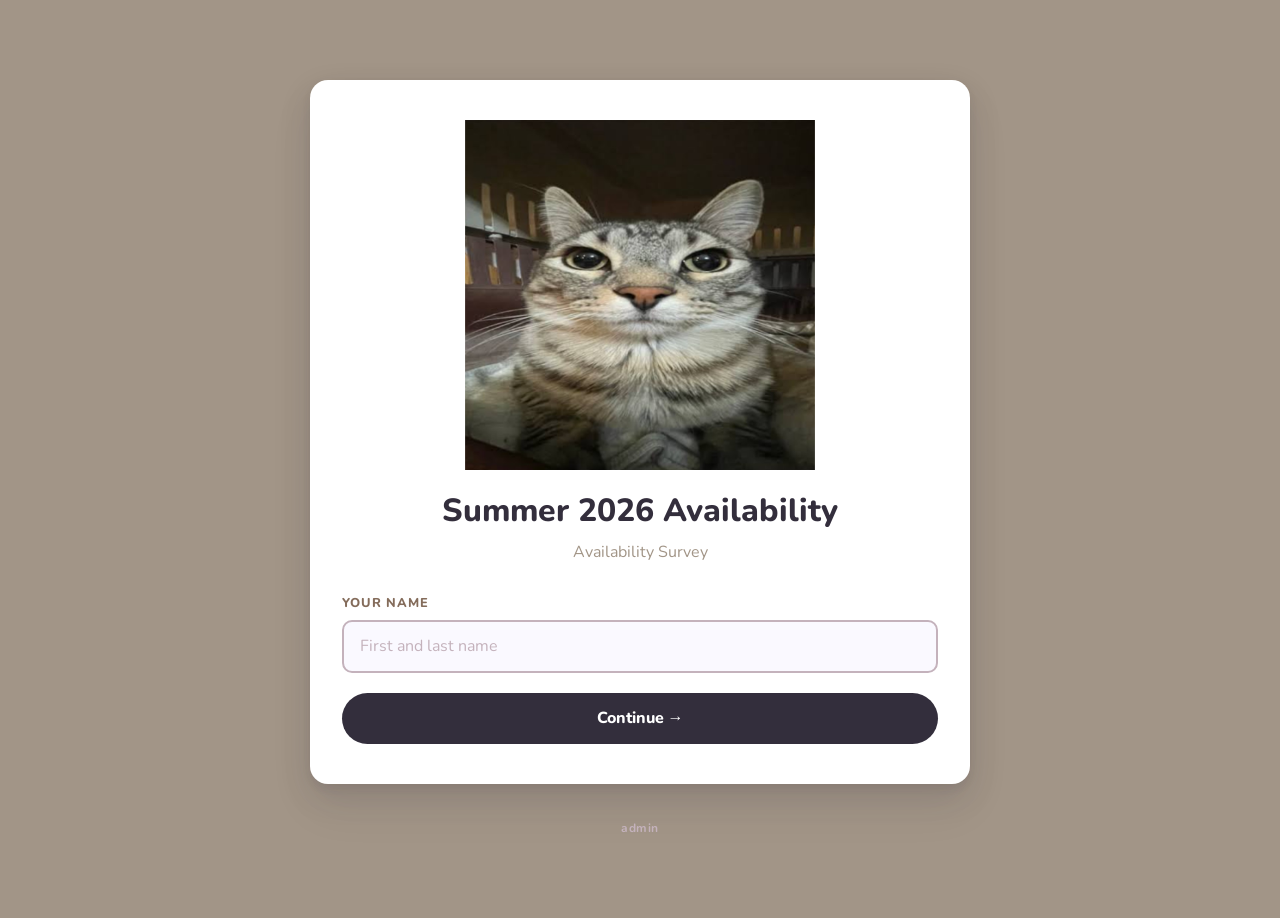
<file: index.html>
<!DOCTYPE html>
<html lang="en">
<head>
  <meta charset="UTF-8" />
  <meta name="viewport" content="width=device-width, initial-scale=1.0" />
  <title id="page-title">Availability</title>
  <link href="https://fonts.googleapis.com/css2?family=Nunito:wght@400;600;700;800&display=swap" rel="stylesheet" />
  <link rel="stylesheet" href="styles/style.css" />
</head>
<body>

  <!-- Loading overlay (shown while checking Google Sheets for returning user) -->
  <div id="loading" class="overlay hidden">
    <div class="spinner"></div>
    <p>WAITTTTTTT</p>
  </div>

  <!-- Screen 1: Name entry -->
  <section id="screen-name" class="screen active">
    <div class="card">
      <img src="img/cat-home.png" alt="cat" class="home-cat" />
      <h1 id="form-title">Summer 2026 Availability</h1>
      <p id="form-subtitle">Let me know when you're free! muahahahaha. </p>
      <div class="field">
        <label for="name-input">Your name</label>
        <input
          type="text"
          id="name-input"
          placeholder="First and last name"
          autocomplete="name"
        />
        <p id="name-error" class="error hidden">Bro pls I need your name.</p>
      </div>
      <button id="btn-continue" class="btn primary">Continue →</button>
    </div>
  </section>

  <!-- Screen 2: Calendar -->
  <section id="screen-calendar" class="screen hidden">
    <header class="cal-header">
      <p id="cal-greeting">Hola. Por Favor, click on all the days you're free and around UCF. gracias</p>
    </header>

    <!-- Month calendar grids are injected here by script.js -->
    <div id="months-container"></div>

    <div class="submit-bar">
      <button id="btn-submit" class="btn primary">Submit Availability</button>
    </div>
  </section>

  <!-- Screen 3: Confirmation -->
  <section id="screen-confirm" class="screen hidden">
    <div class="card">
      <img src="img/lebron.jpg" alt="lebron" class="confirm-img" />
      <h2>You're all set.......</h2>
      <p id="confirm-text">Your availability has been saved.</p>
      <button id="btn-edit" class="btn secondary" onclick="window.close()">okay bye</button>
    </div>
  </section>

  <script src="script.js"></script>

  <div style="text-align:center; padding: 2rem 0 0;">
  <a id="admin-link" href="#" style="font-size:0.75rem; color: var(--thistle); text-decoration: none; font-weight: 700; letter-spacing: 0.05em;">admin</a>
</div>

<script>
  document.getElementById('admin-link').addEventListener('click', function(e) {
    e.preventDefault();
    const pw = prompt('Password');
    if (pw === 'trombone123') {
      window.location.href = 'admin.html';
    }
  });
</script>
</body>
</html>
</file>
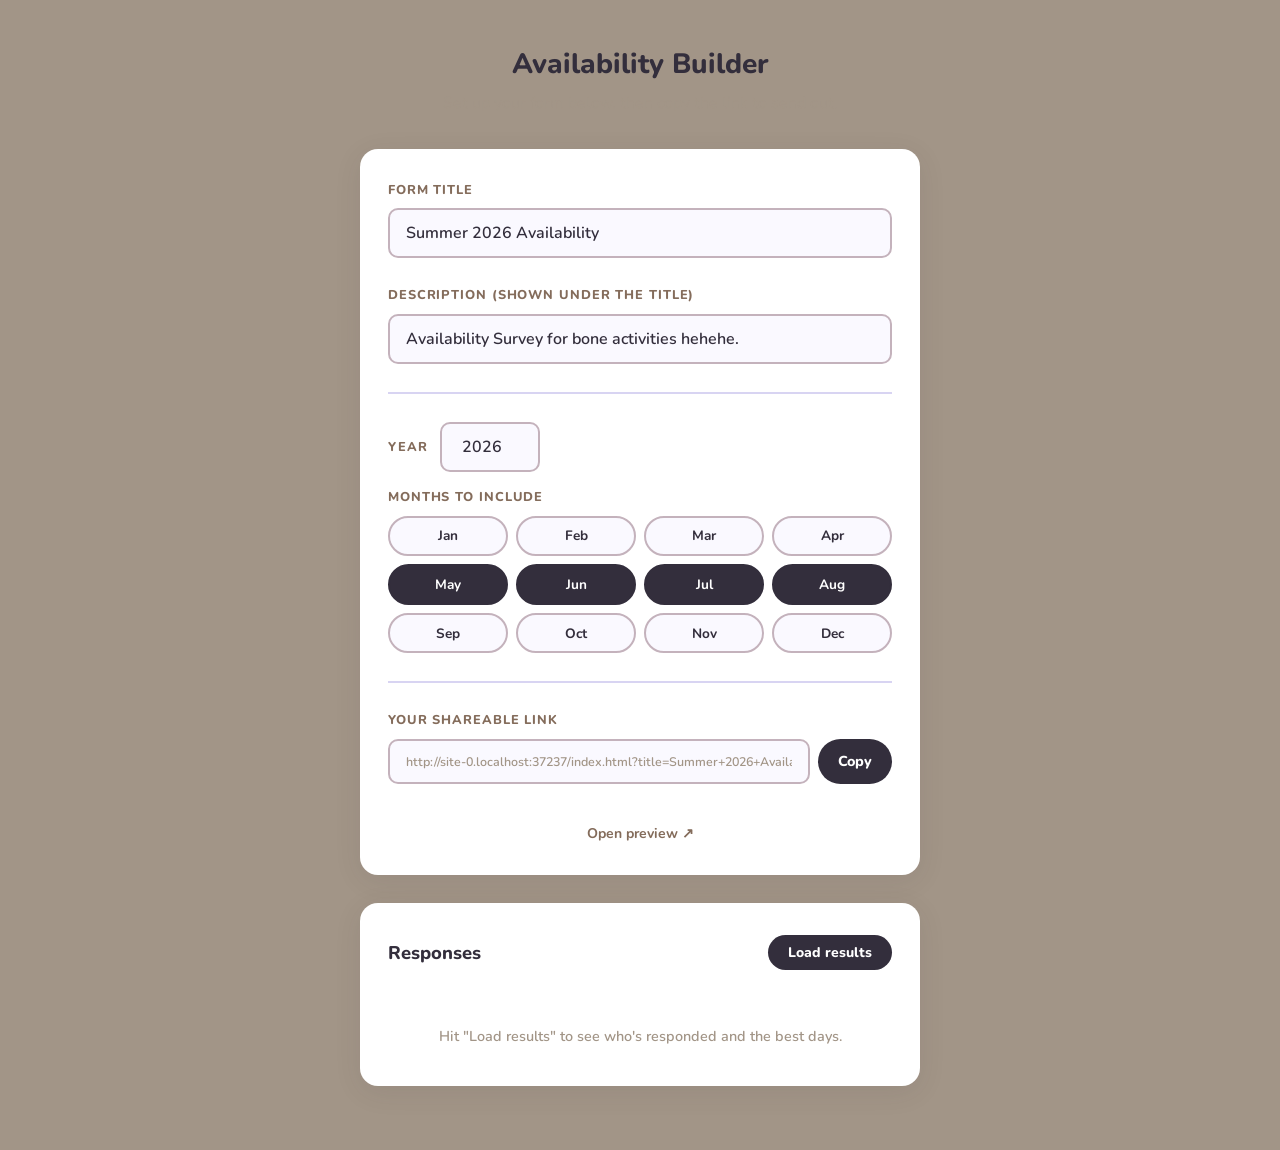
<file: admin.html>
<!DOCTYPE html>
<html lang="en">
<head>
  <meta charset="UTF-8" />
  <meta name="viewport" content="width=device-width, initial-scale=1.0" />
  <title>Admin — Availability Builder</title>
  <link href="https://fonts.googleapis.com/css2?family=Nunito:wght@400;600;700;800&display=swap" rel="stylesheet" />
  <link rel="stylesheet" href="styles/style.css" />
  <link rel="stylesheet" href="styles/admin.css" />
</head>
<body>
  <div class="admin-wrap">

    <div class="admin-header">
      <h1>Availability Builder</h1>
      <p>Set up your form below, then copy the link to send out.</p>
    </div>

    <!-- Link builder card -->
    <div class="admin-card">
      <div class="admin-section">
        <span class="section-label">Form title</span>
        <input type="text" id="input-title" value="Summer 2026 Availability" placeholder="e.g. Summer 2026 Availability" />
      </div>
      <div class="admin-section">
        <span class="section-label">Description (shown under the title)</span>
        <input type="text" id="input-subtitle" value="Availability Survey for bone activities hehehe." placeholder="Short instruction for your respondents" />
      </div>
      <hr class="divider" />
      <div class="admin-section">
        <div class="year-row">
          <span class="section-label">Year</span>
          <input type="number" id="input-year" value="2026" min="2024" max="2035" />
        </div>
        <span class="section-label">Months to include</span>
        <div class="month-grid" id="month-grid"></div>
      </div>
      <hr class="divider" />
      <div class="admin-section">
        <span class="section-label">Your shareable link</span>
        <div class="link-row">
          <input type="text" id="output-link" readonly />
          <button class="btn-copy" id="btn-copy">Copy</button>
        </div>
        <p id="copy-confirm" class="copy-confirm"></p>
        <a id="open-preview" class="open-preview" href="#" target="_blank">Open preview ↗</a>
      </div>
    </div>

    <!-- Results card -->
    <div class="admin-card">
      <div class="results-header">
        <h2>Responses</h2>
        <button class="btn-load" id="btn-load">Load results</button>
      </div>

      <div class="results-placeholder" id="results-placeholder">
        Hit "Load results" to see who's responded and the best days.
      </div>

      <div class="results-content" id="results-content">

        <!-- Single stat -->
        <div class="stat-single">
          <div class="stat-box">
            <div class="stat-num" id="stat-responses">—</div>
            <div class="stat-lbl">Responses</div>
          </div>
        </div>

        <hr class="divider" />

        <!-- Calendar view -->
        <span class="results-section-label">Availability by month</span>
        <div class="month-nav">
          <button class="nav-btn" id="cal-prev">&#8592;</button>
          <span class="month-nav-title" id="cal-month-title"></span>
          <button class="nav-btn" id="cal-next">&#8594;</button>
        </div>
        <div class="cal-day-headers">
          <div class="day-hdr">Su</div><div class="day-hdr">Mo</div>
          <div class="day-hdr">Tu</div><div class="day-hdr">We</div>
          <div class="day-hdr">Th</div><div class="day-hdr">Fr</div>
          <div class="day-hdr">Sa</div>
        </div>
        <div class="results-cal-grid" id="results-cal-grid"></div>

        <div class="cal-legend">
          <div class="legend-item"><div class="legend-swatch" style="background:var(--available)"></div><div class="legend-lbl">Everyone</div></div>
          <div class="legend-item"><div class="legend-swatch" style="background:#c5ebd6"></div><div class="legend-lbl">Most</div></div>
          <div class="legend-item"><div class="legend-swatch" style="background:#e8f8ef"></div><div class="legend-lbl">Some</div></div>
          <div class="legend-item"><div class="legend-swatch" style="background:#f7f5ff"></div><div class="legend-lbl">Nobody</div></div>
        </div>

        <!-- Day detail panel (shown on date click) -->
        <div class="day-detail" id="day-detail">
          <div class="day-detail-header">
            <span class="day-detail-title" id="day-detail-title"></span>
            <button class="day-detail-close" id="day-detail-close">&#10005;</button>
          </div>
          <div class="day-detail-names" id="day-detail-names"></div>
        </div>

        <hr class="divider" />

        <!-- Who responded -->
        <span class="results-section-label">Who responded</span>
        <div class="person-list" id="person-list"></div>

      </div>
    </div>

  </div>
  <script src="admin.js"></script>
</body>
</html>
</file>
<file: styles/style.css>
/* === Variables === */
:root {
  --lavender:       #d8d4f2;
  --thistle:        #c4b2bc;
  --dusty-taupe:    #a29587;
  --olive-wood:     #846c5b;
  --shadow-grey:    #332e3c;
  --available:      #7ec8a0;
  --available-dark: #4fa876;
  --white:          #ffffff;
  --radius:         18px;
  --radius-sm:      10px;
  --card-shadow:    0 4px 8px rgba(51, 46, 60, 0.08),
                    0 12px 32px rgba(51, 46, 60, 0.14),
                    0 24px 48px rgba(51, 46, 60, 0.06);
}

/* === Reset === */
*, *::before, *::after {
  box-sizing: border-box;
  margin: 0;
  padding: 0;
}



/* === Base === */
body {
  font-family: 'Nunito', sans-serif;
  background-color: var(--dusty-taupe);
  color: var(--shadow-grey);
  min-height: 100vh;
  padding: 2rem 1.25rem 5rem;
  -webkit-font-smoothing: antialiased;
}

/* === Screens === */
.screen {
  display: none;
  max-width: 660px;
  margin: 0 auto;
}

.screen.active {
  display: block;
}

/* === Loading Overlay === */
.overlay {
  position: fixed;
  inset: 0;
  background: rgba(216, 212, 242, 0.88);
  display: flex;
  flex-direction: column;
  align-items: center;
  justify-content: center;
  gap: 1rem;
  z-index: 100;
  font-size: 1rem;
  font-weight: 700;
  color: var(--shadow-grey);
}

.overlay.hidden {
  display: none;
}

.spinner {
  width: 42px;
  height: 42px;
  border: 4px solid var(--thistle);
  border-top-color: var(--olive-wood);
  border-radius: 50%;
  animation: spin 0.75s linear infinite;
}

@keyframes spin {
  to { transform: rotate(360deg); }
}

/* === Home cat image === */
.home-cat {
  width: 350px;
  height: 350px;
  object-fit: contain;
  margin-bottom: 1rem;
}

/* === Card === */
.card {
  background: var(--white);
  border-radius: var(--radius);
  padding: 2.5rem 2rem;
  box-shadow: var(--card-shadow);
  box-shadow: #332e3c;
  text-align: center;
  margin-top: 3rem;
  border-color: #332e3c;
}

/* === Typography === */
h1 {
  font-size: 2rem;
  font-weight: 800;
  color: var(--shadow-grey);
  margin-bottom: 0.6rem;
  line-height: 1.2;
}

h2 {
  font-size: 1.5rem;
  font-weight: 800;
  color: var(--shadow-grey);
  margin-bottom: 0.5rem;
}

p {
  color: var(--dusty-taupe);
  font-size: 1rem;
  line-height: 1.6;
}

/* === Form Field === */
.field {
  margin: 1.75rem 0 1.25rem;
  text-align: left;
}

label {
  display: block;
  font-size: 0.8rem;
  font-weight: 800;
  color: var(--olive-wood);
  text-transform: uppercase;
  letter-spacing: 0.07em;
  margin-bottom: 0.5rem;
}

input[type="text"] {
  width: 100%;
  padding: 0.85rem 1rem;
  border: 2px solid var(--thistle);
  border-radius: var(--radius-sm);
  font-family: 'Nunito', sans-serif;
  font-size: 1rem;
  font-weight: 600;
  color: var(--shadow-grey);
  background: #faf9ff;
  outline: none;
  transition: border-color 0.2s;
  /* Prevents iOS zoom on focus */
  font-size: max(1rem, 16px);
}

input[type="text"]:focus {
  border-color: var(--olive-wood);
}

input[type="text"]::placeholder {
  color: var(--thistle);
  font-weight: 400;
}

/* === Error === */
.error {
  color: #b94040;
  font-size: 0.85rem;
  font-weight: 700;
  margin-top: 0.5rem;
}

.hidden {
  display: none !important;
}

/* === Buttons === */
.btn {
  display: block;
  width: 100%;
  padding: 0.9rem 2rem;
  border: none;
  border-radius: 999px;
  font-family: 'Nunito', sans-serif;
  font-size: 1rem;
  font-weight: 800;
  cursor: pointer;
  transition: opacity 0.2s, transform 0.1s;
  /* Better tap feel on mobile */
  -webkit-tap-highlight-color: transparent;
  touch-action: manipulation;
}

.btn:active {
  transform: scale(0.97);
}

.btn.primary {
  background: var(--shadow-grey);
  color: var(--white);
}

.btn.primary:hover {
  opacity: 0.82;
}

.btn.secondary {
  background: var(--lavender);
  color: var(--shadow-grey);
  margin-top: 1rem;
}

.btn.secondary:hover {
  opacity: 0.75;
}

/* === Calendar Screen Header === */
.cal-header {
  text-align: center;
  padding: 2rem 0 1.25rem;
}

#cal-greeting {
  font-size: 1.05rem;
  font-weight: 700;
  color: var(--shadow-grey);
  line-height: 1.5;
}

/* === Month Block === */
.month-block {
  background: var(--white);
  border-radius: var(--radius);
  padding: 1.75rem 1.5rem;
  margin-bottom: 1.5rem;
  box-shadow: var(--card-shadow);
}

.month-title {
  text-align: center;
  font-size: 1.2rem;
  font-weight: 800;
  color: var(--shadow-grey);
  margin-bottom: 1rem;
  letter-spacing: 0.02em;
}

/* === Calendar Grid === */
.cal-grid {
  display: grid;
  grid-template-columns: repeat(7, 1fr);
  gap: 5px;
}

.day-header {
  text-align: center;
  font-size: 0.7rem;
  font-weight: 800;
  color: var(--dusty-taupe);
  text-transform: uppercase;
  letter-spacing: 0.05em;
  padding-bottom: 0.5rem;
}

.day-cell {
  aspect-ratio: 1;
  display: flex;
  align-items: center;
  justify-content: center;
  border-radius: var(--radius-sm);
  font-size: 0.9rem;
  font-weight: 700;
  cursor: pointer;
  color: var(--shadow-grey);
  background: #f7f5ff;
  border: 2px solid transparent;
  transition: background 0.15s, color 0.15s, border-color 0.15s, transform 0.1s;
  user-select: none;
  -webkit-user-select: none;
  -webkit-tap-highlight-color: transparent;
  touch-action: manipulation;
}

.day-cell:hover {
  border-color: var(--thistle);
}

.day-cell:active {
  transform: scale(0.9);
}

.day-cell.empty {
  background: transparent;
  border: none;
  cursor: default;
  pointer-events: none;
}

.day-cell.selected {
  background: var(--available);
  color: #1a4d35;
  border-color: var(--available-dark);
  font-weight: 800;
}

/* === Submit Bar === */
.submit-bar {
  padding: 0.5rem 0 2rem;
}

/* === Confirmation Screen === */
.confirm-img {
  width: 280px;
  height: 280px;
  object-fit: cover;
  margin-bottom: 1rem;
  box-shadow: var(--card-shadow);
}

#screen-confirm .card {
  margin-top: 4rem;
}

#screen-confirm .card p {
  margin-top: 0.4rem;
}

/* ── Admin Results Card ── */
.results-header {
  display: flex;
  align-items: center;
  justify-content: space-between;
  margin-bottom: 1.25rem;
}

.results-header h2 {
  font-size: 1.1rem;
  font-weight: 800;
  color: var(--shadow-grey);
  margin: 0;
}

.btn-load {
  padding: 0.55rem 1.4rem;
  border: none;
  border-radius: 999px;
  background: var(--shadow-grey);
  color: var(--white);
  font-family: 'Nunito', sans-serif;
  font-size: 0.875rem;
  font-weight: 800;
  cursor: pointer;
  transition: opacity 0.2s;
}

.btn-load:hover { opacity: 0.82; }
.btn-load:disabled { opacity: 0.45; cursor: default; }

.stat-row {
  display: grid;
  grid-template-columns: repeat(3, 1fr);
  gap: 10px;
  margin-bottom: 1.5rem;
}

.stat-box {
  background: #faf9ff;
  border: 2px solid var(--lavender);
  border-radius: var(--radius-sm);
  padding: 0.9rem 0.5rem;
  text-align: center;
}

.stat-box .stat-num {
  font-size: 1.4rem;
  font-weight: 800;
  color: var(--shadow-grey);
  line-height: 1;
}

.stat-box .stat-lbl {
  font-size: 0.72rem;
  font-weight: 700;
  color: var(--olive-wood);
  text-transform: uppercase;
  letter-spacing: 0.06em;
  margin-top: 0.3rem;
}

.results-section-label {
  font-size: 0.75rem;
  font-weight: 800;
  color: var(--olive-wood);
  text-transform: uppercase;
  letter-spacing: 0.07em;
  margin-bottom: 0.75rem;
  display: block;
}

.bar-list {
  display: flex;
  flex-direction: column;
  gap: 7px;
  margin-bottom: 1.5rem;
}

.bar-row {
  display: flex;
  align-items: center;
  gap: 10px;
}

.bar-date {
  font-size: 0.78rem;
  font-weight: 700;
  color: var(--shadow-grey);
  width: 58px;
  flex-shrink: 0;
}

.bar-track {
  flex: 1;
  height: 9px;
  background: var(--lavender);
  border-radius: 999px;
  overflow: hidden;
}

.bar-fill {
  height: 100%;
  border-radius: 999px;
  background: var(--shadow-grey);
  transition: width 0.4s ease;
}

.bar-count {
  font-size: 0.78rem;
  font-weight: 800;
  color: var(--shadow-grey);
  width: 20px;
  text-align: right;
  flex-shrink: 0;
}

.person-list {
  display: flex;
  flex-direction: column;
}

.person-row {
  display: flex;
  align-items: center;
  gap: 10px;
  padding: 0.6rem 0;
  border-bottom: 1px solid var(--lavender);
}

.person-row:last-child { border-bottom: none; }

.avatar {
  width: 30px;
  height: 30px;
  border-radius: 50%;
  background: var(--lavender);
  display: flex;
  align-items: center;
  justify-content: center;
  font-size: 0.7rem;
  font-weight: 800;
  color: var(--shadow-grey);
  flex-shrink: 0;
  text-transform: uppercase;
}

.person-name {
  font-size: 0.9rem;
  font-weight: 700;
  color: var(--shadow-grey);
  flex: 1;
}

.person-days {
  font-size: 0.78rem;
  font-weight: 600;
  color: var(--olive-wood);
}

.results-placeholder {
  text-align: center;
  padding: 2rem 0 0.5rem;
  color: var(--dusty-taupe);
  font-size: 0.9rem;
  font-weight: 600;
}

.results-content { display: none; }
.results-content.visible { display: block; }

/* ═══════════════════════════════════════
   RESPONSIVE
═══════════════════════════════════════ */

/* Tablet and below */
@media (max-width: 600px) {
  body {
    padding: 1.5rem 1rem 4rem;
  }

  .card {
    padding: 2rem 1.5rem;
    margin-top: 2rem;
    border-radius: 16px;
  }

  h1 {
    font-size: 1.7rem;
  }

  .month-block {
    padding: 1.5rem 1.1rem;
    border-radius: 16px;
  }

  .cal-grid {
    gap: 4px;
  }
}

/* Small phones (iPhone SE, Galaxy A series, etc.) */
@media (max-width: 400px) {
  body {
    padding: 1rem 0.6rem 3rem;
  }

  .card {
    padding: 1.75rem 1.1rem;
    margin-top: 1.5rem;
    border-radius: 14px;
  }

  h1 {
    font-size: 1.45rem;
  }

  h2 {
    font-size: 1.25rem;
  }

  .cal-header {
    padding: 1.25rem 0 1rem;
  }

  #cal-greeting {
    font-size: 0.95rem;
  }

  .month-block {
    padding: 1.25rem 0.75rem;
    margin-bottom: 1rem;
    border-radius: 14px;
  }

  .month-title {
    font-size: 1.05rem;
    margin-bottom: 0.75rem;
  }

  .day-header {
    font-size: 0.62rem;
    padding-bottom: 0.35rem;
  }

  .day-cell {
    font-size: 0.78rem;
    border-radius: 6px;
    border-width: 1.5px;
  }

  .cal-grid {
    gap: 3px;
  }

  .btn {
    padding: 0.85rem 1.5rem;
    font-size: 0.95rem;
  }

  .big-check {
    font-size: 2.75rem;
  }

  #screen-confirm .card {
    margin-top: 2rem;
  }
}

/* Touch devices — slightly bigger tap area for day cells */
@media (pointer: coarse) {
  .day-cell {
    border-radius: 8px;
  }

  .day-cell:hover {
    border-color: transparent;
  }
  
}
</file>
<file: styles/admin.css>
/* ── Admin layout ── */
body { padding: 1.5rem 1rem 4rem; }
.admin-wrap { max-width: 560px; margin: 0 auto; }
.admin-header { text-align: center; padding: 1.5rem 0 0.25rem; }
.admin-header h1 { font-size: 1.75rem; }
.admin-header p  { margin-top: 0.35rem; }

.admin-card {
  background: var(--white);
  border-radius: var(--radius);
  padding: 2rem 1.75rem;
  box-shadow: 0 6px 28px rgba(51, 46, 60, 0.09);
  margin-top: 1.75rem;
}

.admin-section { margin-bottom: 1.75rem; }
.admin-section:last-child { margin-bottom: 0; }

.section-label {
  display: block;
  font-size: 0.8rem;
  font-weight: 800;
  color: var(--olive-wood);
  text-transform: uppercase;
  letter-spacing: 0.07em;
  margin-bottom: 0.6rem;
}

/* ── Inputs ── */
.admin-card input[type="text"],
.admin-card input[type="number"] {
  width: 100%;
  padding: 0.75rem 1rem;
  border: 2px solid var(--thistle);
  border-radius: var(--radius-sm);
  font-family: 'Nunito', sans-serif;
  font-size: 1rem;
  font-weight: 600;
  color: var(--shadow-grey);
  background: #faf9ff;
  outline: none;
  transition: border-color 0.2s;
  box-sizing: border-box;
}
.admin-card input[type="text"]:focus,
.admin-card input[type="number"]:focus { border-color: var(--olive-wood); }
.admin-card input::placeholder { color: var(--thistle); font-weight: 400; }

/* ── Year row ── */
.year-row { display: flex; align-items: center; gap: 0.75rem; margin-bottom: 1rem; }
.year-row .section-label { margin: 0; white-space: nowrap; }
.year-row input[type="number"] { width: 100px; text-align: center; }

/* ── Month pills ── */
.month-grid { display: grid; grid-template-columns: repeat(4, 1fr); gap: 8px; }

.month-pill {
  padding: 0.55rem 0.25rem;
  border-radius: 999px;
  border: 2px solid var(--thistle);
  background: #faf9ff;
  font-family: 'Nunito', sans-serif;
  font-size: 0.85rem;
  font-weight: 700;
  color: var(--shadow-grey);
  cursor: pointer;
  text-align: center;
  transition: background 0.15s, border-color 0.15s, color 0.15s;
  user-select: none;
  -webkit-user-select: none;
}
.month-pill:hover:not(.selected) { border-color: var(--olive-wood); }
.month-pill.selected { background: var(--shadow-grey); border-color: var(--shadow-grey); color: var(--white); }

/* ── Link row ── */
.link-row { display: flex; gap: 0.5rem; align-items: stretch; }
.link-row input[type="text"] { flex: 1; font-size: 0.78rem; color: var(--dusty-taupe); cursor: default; }

.btn-copy {
  padding: 0 1.25rem;
  border: none;
  border-radius: 999px;
  background: var(--shadow-grey);
  color: var(--white);
  font-family: 'Nunito', sans-serif;
  font-size: 0.9rem;
  font-weight: 800;
  cursor: pointer;
  white-space: nowrap;
  transition: opacity 0.2s;
}
.btn-copy:hover { opacity: 0.82; }

.copy-confirm { text-align: center; font-size: 0.875rem; font-weight: 700; color: #4fa876; min-height: 1.4em; margin-top: 0.5rem; }
.open-preview { display: block; text-align: center; margin-top: 0.75rem; font-size: 0.875rem; font-weight: 700; color: var(--olive-wood); text-decoration: none; }
.open-preview:hover { text-decoration: underline; }
.divider { border: none; border-top: 2px solid var(--lavender); margin: 1.75rem 0; }

/* ── Results header ── */
.results-header { display: flex; align-items: center; justify-content: space-between; margin-bottom: 1.5rem; }
.results-header h2 { font-size: 1.15rem; font-weight: 800; color: var(--shadow-grey); margin: 0; }

.btn-load {
  padding: 0.5rem 1.25rem;
  border: none;
  border-radius: 999px;
  background: var(--shadow-grey);
  color: var(--white);
  font-family: 'Nunito', sans-serif;
  font-size: 0.875rem;
  font-weight: 800;
  cursor: pointer;
  transition: opacity 0.2s;
}
.btn-load:hover { opacity: 0.82; }
.btn-load:disabled { opacity: 0.45; cursor: default; }

/* ── Single stat ── */
.stat-single { margin-bottom: 1.75rem; }
.stat-box {
  background: #faf9ff;
  border: 2px solid var(--lavender);
  border-radius: var(--radius-sm);
  padding: 1rem 0.5rem;
  text-align: center;
  display: inline-block;
  min-width: 120px;
}
.stat-box .stat-num { font-size: 1.5rem; font-weight: 800; color: var(--shadow-grey); line-height: 1; }
.stat-box .stat-lbl { font-size: 0.68rem; font-weight: 800; color: var(--olive-wood); text-transform: uppercase; letter-spacing: 0.07em; margin-top: 0.35rem; }

/* ── Results section label ── */
.results-section-label {
  font-size: 0.72rem;
  font-weight: 800;
  color: var(--olive-wood);
  text-transform: uppercase;
  letter-spacing: 0.08em;
  display: block;
  margin-bottom: 0.9rem;
}

/* ── Calendar nav ── */
.month-nav { display: flex; align-items: center; justify-content: space-between; margin-bottom: 1rem; }
.month-nav-title { font-size: 1rem; font-weight: 800; color: var(--shadow-grey); }

.nav-btn {
  width: 32px; height: 32px; border-radius: 50%;
  border: 2px solid var(--lavender);
  background: #faf9ff;
  cursor: pointer; font-size: 1rem; font-weight: 800;
  color: var(--shadow-grey);
  display: flex; align-items: center; justify-content: center;
  transition: background 0.15s, border-color 0.15s;
}
.nav-btn:hover { background: var(--lavender); }
.nav-btn:disabled { opacity: 0.3; cursor: default; }

/* ── Calendar grid ── */
.cal-day-headers { display: grid; grid-template-columns: repeat(7, 1fr); margin-bottom: 5px; }
.day-hdr { text-align: center; font-size: 0.65rem; font-weight: 800; color: var(--dusty-taupe); text-transform: uppercase; letter-spacing: 0.05em; padding-bottom: 4px; }

.results-cal-grid { display: grid; grid-template-columns: repeat(7, 1fr); gap: 5px; margin-bottom: 1rem; }

.rcal-cell {
  aspect-ratio: 1; border-radius: 8px;
  display: flex; flex-direction: column;
  align-items: center; justify-content: center;
  cursor: pointer;
  transition: transform 0.1s, outline 0.1s;
  outline: 2px solid transparent;
}
.rcal-cell:hover { transform: scale(1.1); }
.rcal-cell.empty { background: transparent; pointer-events: none; }
.rcal-cell.shade-all  { background: var(--available); }
.rcal-cell.shade-most { background: #c5ebd6; }
.rcal-cell.shade-some { background: #e8f8ef; }
.rcal-cell.shade-none { background: #f7f5ff; }
.rcal-cell.selected-day { outline: 2px solid var(--shadow-grey); transform: scale(1.1); }

.rcal-num { font-size: 0.78rem; font-weight: 700; color: var(--shadow-grey); line-height: 1; }
.rcal-cell.shade-all .rcal-num { color: #1a4d35; }

.rcal-dots { display: flex; gap: 2px; margin-top: 3px; }
.rcal-dot { width: 5px; height: 5px; border-radius: 50%; background: var(--available-dark); }
.rcal-cell.shade-all .rcal-dot { background: #1a4d35; }

/* ── Legend ── */
.cal-legend { display: flex; gap: 14px; flex-wrap: wrap; margin-bottom: 1rem; }
.legend-item { display: flex; align-items: center; gap: 5px; }
.legend-swatch { width: 13px; height: 13px; border-radius: 4px; flex-shrink: 0; }
.legend-lbl { font-size: 0.7rem; font-weight: 700; color: var(--dusty-taupe); }

/* ── Day detail panel ── */
.day-detail {
  display: none;
  background: #faf9ff;
  border: 2px solid var(--lavender);
  border-radius: var(--radius-sm);
  padding: 1rem 1.25rem;
  margin-bottom: 1rem;
  animation: slideIn 0.2s ease;
}
.day-detail.visible { display: block; }

@keyframes slideIn {
  from { opacity: 0; transform: translateY(-6px); }
  to   { opacity: 1; transform: translateY(0); }
}

.day-detail-header {
  display: flex;
  align-items: center;
  justify-content: space-between;
  margin-bottom: 0.75rem;
}

.day-detail-title {
  font-size: 0.9rem;
  font-weight: 800;
  color: var(--shadow-grey);
}

.day-detail-close {
  background: none;
  border: none;
  cursor: pointer;
  font-size: 0.85rem;
  color: var(--thistle);
  font-weight: 800;
  line-height: 1;
  padding: 0;
  transition: color 0.15s;
}
.day-detail-close:hover { color: var(--shadow-grey); }

.day-detail-names { display: flex; flex-direction: column; gap: 6px; }

.detail-person {
  display: flex;
  align-items: center;
  gap: 10px;
}

.detail-avatar {
  width: 28px; height: 28px; border-radius: 50%;
  background: var(--lavender);
  display: flex; align-items: center; justify-content: center;
  font-size: 0.68rem; font-weight: 800;
  color: var(--shadow-grey);
  flex-shrink: 0; text-transform: uppercase;
}

.detail-name {
  font-size: 0.88rem;
  font-weight: 700;
  color: var(--shadow-grey);
}

.detail-empty {
  font-size: 0.85rem;
  font-weight: 600;
  color: var(--dusty-taupe);
}

/* ── People list ── */
.person-list { display: flex; flex-direction: column; }
.person-row { display: flex; align-items: center; gap: 12px; padding: 0.7rem 0; border-bottom: 1px solid var(--lavender); }
.person-row:last-child { border-bottom: none; }

.avatar {
  width: 34px; height: 34px; border-radius: 50%;
  background: var(--lavender);
  display: flex; align-items: center; justify-content: center;
  font-size: 0.72rem; font-weight: 800; color: var(--shadow-grey);
  flex-shrink: 0; text-transform: uppercase;
}
.avatar.top { background: var(--shadow-grey); color: var(--white); }

.person-info { flex: 1; min-width: 0; }
.person-name { font-size: 0.92rem; font-weight: 700; color: var(--shadow-grey); white-space: nowrap; overflow: hidden; text-overflow: ellipsis; }
.person-sub  { font-size: 0.75rem; font-weight: 600; color: var(--dusty-taupe); margin-top: 1px; }

.person-badge {
  font-size: 0.72rem; font-weight: 800;
  padding: 0.25rem 0.75rem; border-radius: 999px;
  background: #f5f3f7; color: var(--dusty-taupe);
  white-space: nowrap; flex-shrink: 0;
}

/* ── Placeholder ── */
.results-placeholder { text-align: center; padding: 2rem 0 0.5rem; color: var(--dusty-taupe); font-size: 0.9rem; font-weight: 600; }
.results-content { display: none; }
.results-content.visible { display: block; }
</file>
